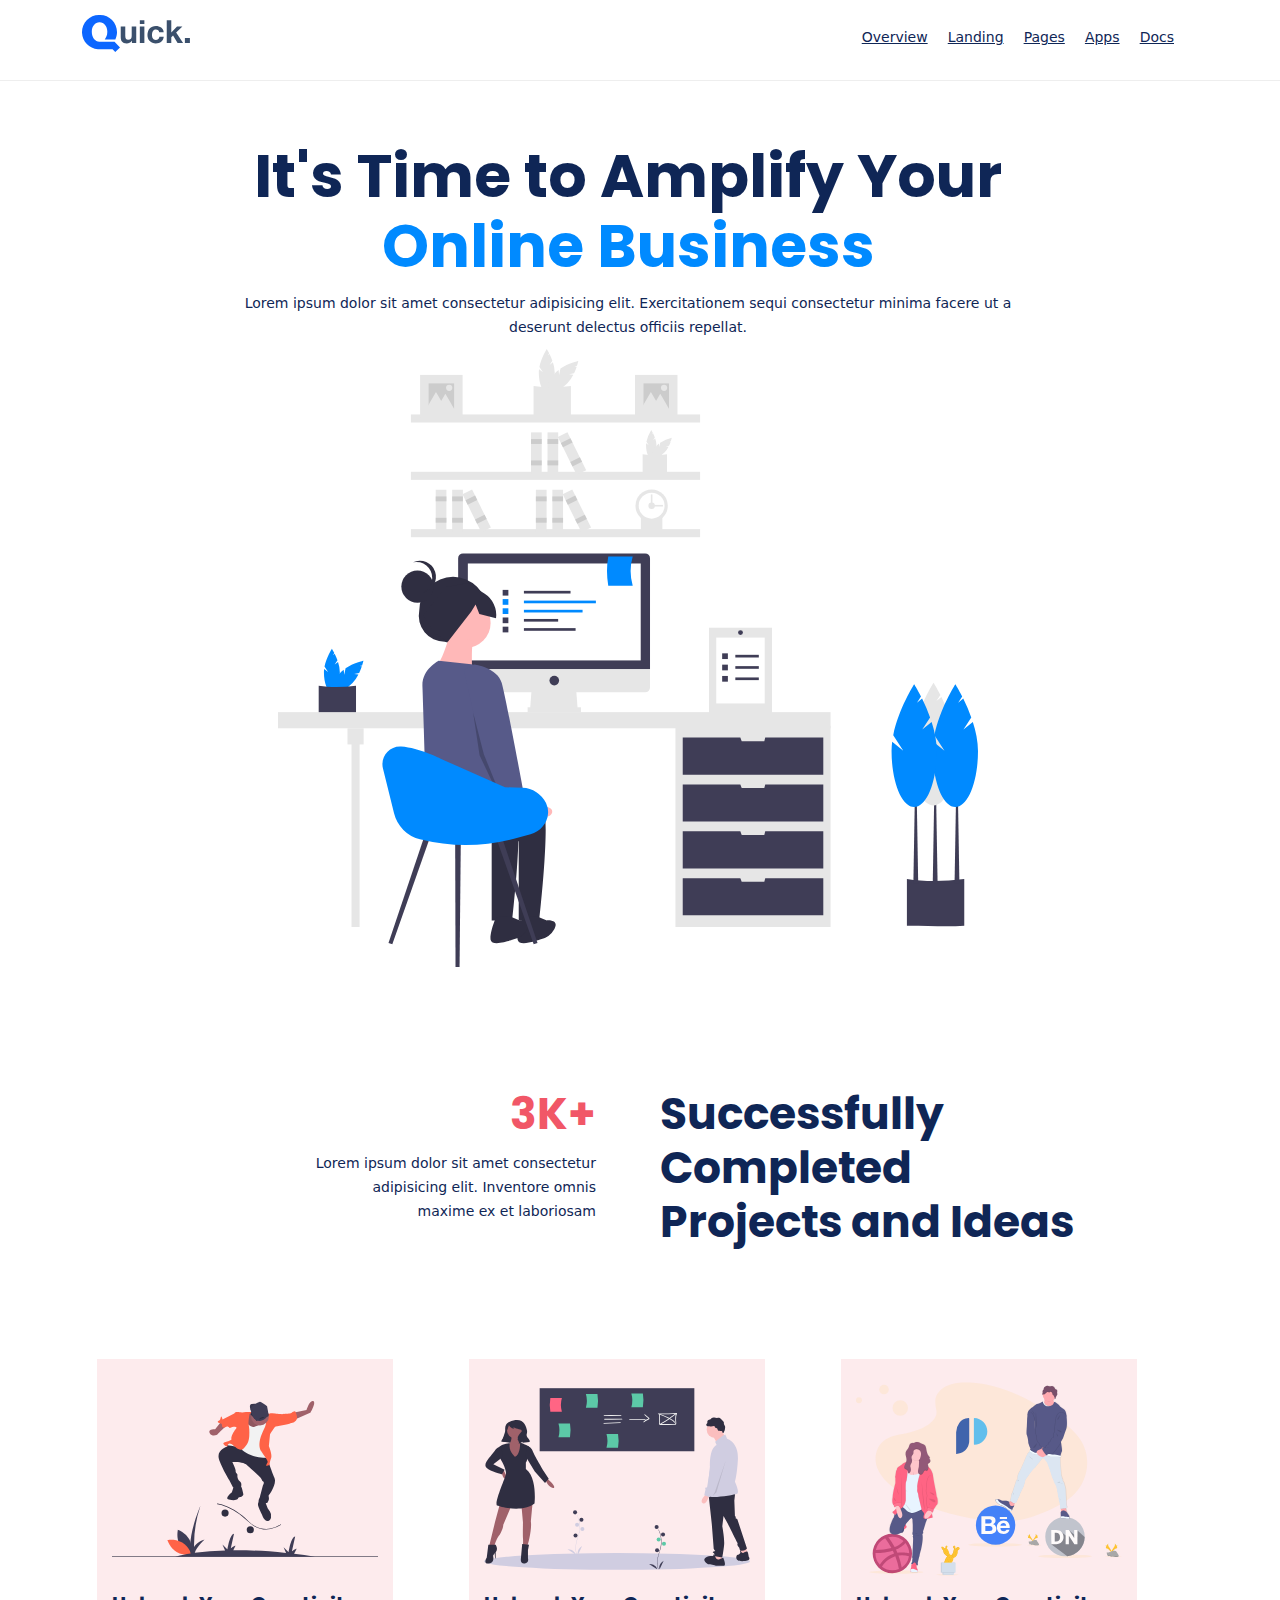
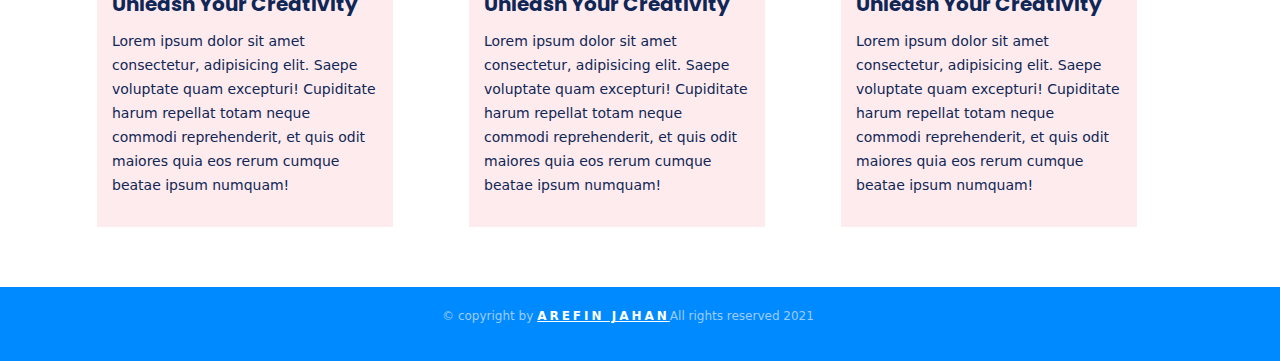
<file: index.html>
<!DOCTYPE html>
<html lang="en">
<head>
    <meta charset="UTF-8">
    <meta http-equiv="X-UA-Compatible" content="IE=edge">
    <meta name="viewport" content="width=device-width, initial-scale=1.0">

    <link rel="stylesheet" href="css/style.css">
    <link rel="stylesheet" href="css/font-awesome.min.css">
    <link href="https://fonts.googleapis.com/css2?family=Poppins:wght@100;200;300;400;500;600;700;800;900&display=swap" rel="stylesheet">
    <link rel="stylesheet" href="css/bootstrap.min.css">
    <title>Quick | Home </title>

</head>
<body>
    <!-- header start -->
     <header class="header">
         <div class="container">
             <div class="row">
                 <div class="col-6">
                     <a href="index.html">
                         <img src="image/logo.svg" alt="Logo">
                     </a>
                 </div>
             <div class="col-6">
                 <ul class="menu">
                    <li><a href="overview.html">overview</a></li>
                    <li><a href="Landing.html">landing</a></li>
                    <li><a href="pages.html">pages</a></li>
                    <li><a href="apps.html">apps</a></li>
                    <li><a href="docs.html">docs</a></li>
                 </ul>
             </div>
             </div>
         </div>
     </header>
      <!-- header end -->
       <!-- online section start -->
        <section class="online-section">
            <div class="container">
                <div class="row">
                    <div class="col-12">
                        <h1>It's Time to Amplify Your <br><span>Online Business</span></h1>
                        <p>Lorem ipsum dolor sit amet consectetur adipisicing elit. Exercitationem sequi consectetur minima facere ut a <br>deserunt delectus officiis repellat.</p>
                        <img src="image/illustration-1.svg" alt="" width="700px">
                    </div>
                </div>
            </div>
        </section>
        <!-- online section end -->
        <!-- success section start -->
        <section class="success-section">
            <div class="container">
                <div class="row">
                    <div class="col-6">
                        <h1 class="title">3K+</h1>
                        <p class="desc">Lorem ipsum dolor sit amet consectetur<br> adipisicing elit. Inventore omnis<br> maxime ex et laboriosam</p>
                    </div>
                    <div class="col-6">
                        <h1 class="title-right">Successfully<br>Completed<br>Projects and Ideas</h1>
                    </div>
                </div>
            </div>
        </section>
        <!-- success section end -->
         <!-- feature section start -->
         <section class="feature-section">
             <div class="container">
                 <div class="row">
                     <div class="col-4">
                         <div class="inner-feature">
                             <img src="image/illustration-5.svg" alt="">
                             <h4>Unleash Your Creativity</h4>
                             <p>Lorem ipsum dolor sit amet consectetur, adipisicing elit. Saepe voluptate quam excepturi! Cupiditate harum repellat totam neque commodi reprehenderit, et quis odit maiores quia eos rerum cumque beatae ipsum numquam!</p>
                         </div>
                     </div>
                     <div class="col-4">
                        <div class="inner-feature">
                            <img src="image/illustration-6.svg" alt="">
                            <h4>Unleash Your Creativity</h4>
                            <p>Lorem ipsum dolor sit amet consectetur, adipisicing elit. Saepe voluptate quam excepturi! Cupiditate harum repellat totam neque commodi reprehenderit, et quis odit maiores quia eos rerum cumque beatae ipsum numquam!</p>
                        </div>
                    </div>
                    <div class="col-4">
                        <div class="inner-feature">
                            <img src="image/illustration-7.svg" alt="">
                            <h4>Unleash Your Creativity</h4>
                            <p>Lorem ipsum dolor sit amet consectetur, adipisicing elit. Saepe voluptate quam excepturi! Cupiditate harum repellat totam neque commodi reprehenderit, et quis odit maiores quia eos rerum cumque beatae ipsum numquam!</p>
                        </div>
                    </div>
                 </div>
             </div>
         </section>
          <!-- feature section end -->
          <!-- footer section start -->
          <section class="footer-section">
              <div class="container">
                  <div class="row">
                      <div class="col-12">
                          <p>&copy; copyright by <a href="#">Arefin Jahan</a>All rights reserved 2021</p>
                      </div>
                  </div>
              </div>
          </section>
          <!-- footer section end -->

</body>
</html>
</file>
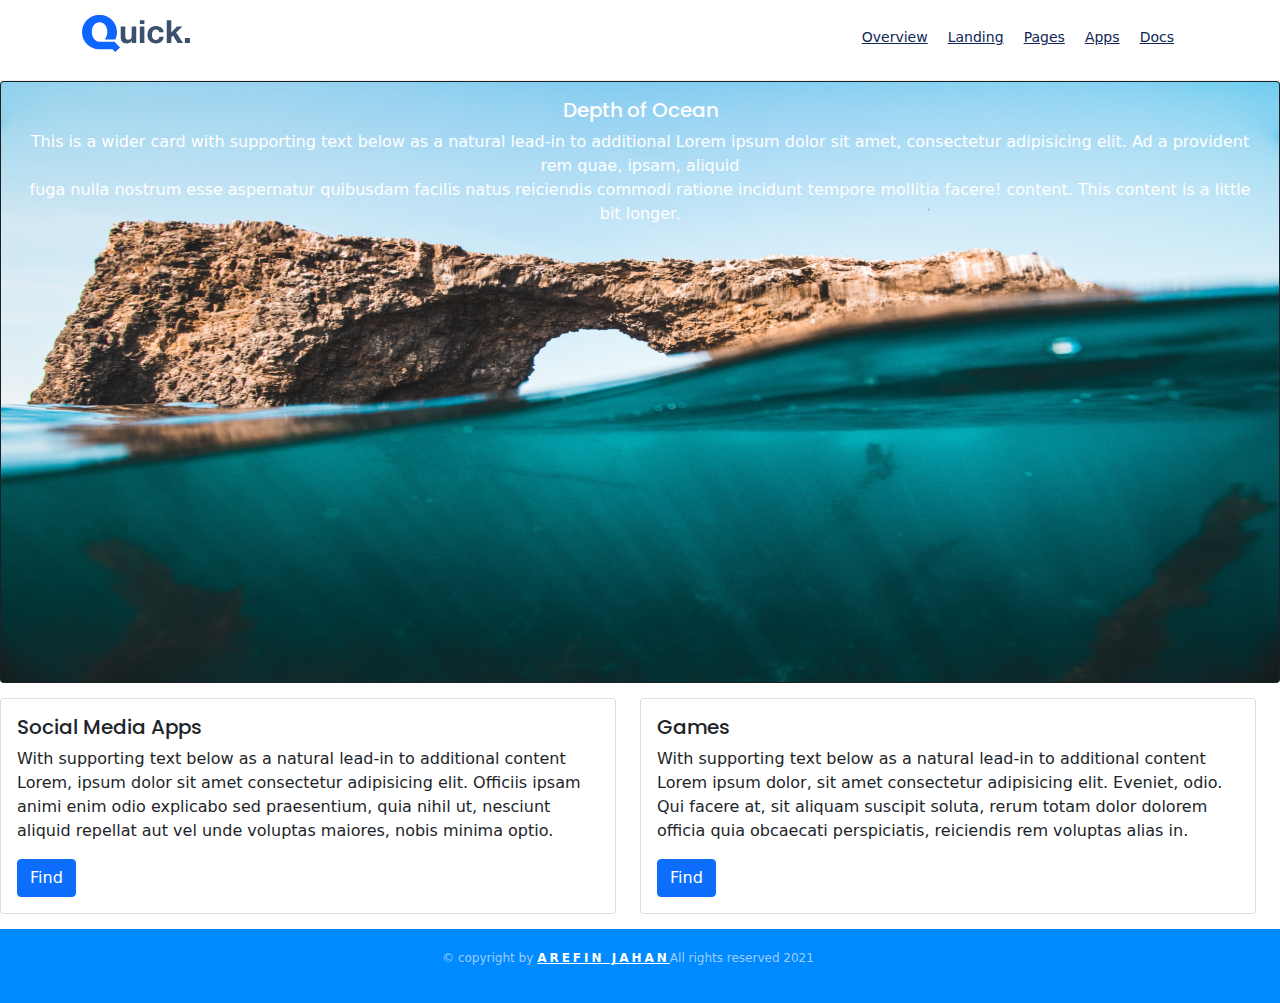
<file: apps.html>
<!DOCTYPE html>
<html lang="en">
<head>
    <meta charset="UTF-8">
    <meta http-equiv="X-UA-Compatible" content="IE=edge">
    <meta name="viewport" content="width=device-width, initial-scale=1.0">

    <link rel="stylesheet" href="css/style.css">
    <link rel="stylesheet" href="css/font-awesome.min.css">
    <link rel="stylesheet" href="css/bootstrap.min.css">
    <link href="https://fonts.googleapis.com/css2?family=Poppins:wght@100;200;300;400;500;600;700;800;900&display=swap" rel="stylesheet">
    <title>Quick | Apps </title>

</head>
<body>
    <!-- header start -->
     <header class="header">
         <div class="container">
             <div class="row">
                 <div class="col-6">
                     <a href="index.html">
                         <img src="image/logo.svg" alt="Logo">
                     </a>
                 </div>
             <div class="col-6">
                 <ul class="menu">
                    <li><a href="overview.html">overview</a></li>
                    <li><a href="Landing.html">landing</a></li>
                    <li><a href="pages.html">pages</a></li>
                    <li><a href="apps.html">apps</a></li>
                    <li><a href="docs.html">docs</a></li>
                 </ul>
             </div>
             </div>
         </div>
     </header>
      <!-- header end -->
      <div class="card bg-dark text-white">
        <img src="image/nature5.jpg" class="card-img" alt="..." style="width: 100%; height: 600px;">
        <div class="card-img-overlay">
          <h5 class="card-title" style="text-align: center;">Depth of Ocean</h5>
          <p class="card-text" style="text-align: center;">This is a wider card with supporting text below as a natural lead-in to additional Lorem ipsum dolor sit amet, consectetur adipisicing elit. Ad a provident rem quae, ipsam, aliquid<br> fuga nulla nostrum esse aspernatur quibusdam facilis natus reiciendis commodi ratione incidunt tempore mollitia facere! content. This content is a little bit longer.</p>
        
        </div>
      </div>
           <div class="row">
        <div class="col-sm-6" style="margin-top: 15px; margin-bottom: 15px;">
          <div class="card">
            <div class="card-body">
              <h5 class="card-title">Social Media Apps </h5>
              <p class="card-text">With supporting text below as a natural lead-in to additional content Lorem, ipsum dolor sit amet consectetur adipisicing elit. Officiis ipsam animi enim odio explicabo sed praesentium, quia nihil ut, nesciunt aliquid repellat aut vel unde voluptas maiores, nobis minima optio.</p>
              <a href="#" class="btn btn-primary">Find</a>
            </div>
          </div>
        </div>
        <div class="col-sm-6"  style="margin-top: 15px; margin-bottom: 15px;">
          <div class="card">
            <div class="card-body">
              <h5 class="card-title">Games</h5>
              <p class="card-text">With supporting text below as a natural lead-in to additional content Lorem ipsum dolor, sit amet consectetur adipisicing elit. Eveniet, odio. Qui facere at, sit aliquam suscipit soluta, rerum totam dolor dolorem officia quia obcaecati perspiciatis, reiciendis rem voluptas alias in.</p>
              <a href="#" class="btn btn-primary">Find</a>
            </div>
          </div>
        </div>
      </div>
      
               <!-- footer section start -->
          <section class="footer-section">
              <div class="container">
                  <div class="row">
                      <div class="col-12">
                          <p>&copy; copyright by <a href="#">Arefin Jahan</a>All rights reserved 2021</p>
                      </div>
                  </div>
              </div>
          </section>
          <!-- footer section end -->

</body>
</html>
</file>
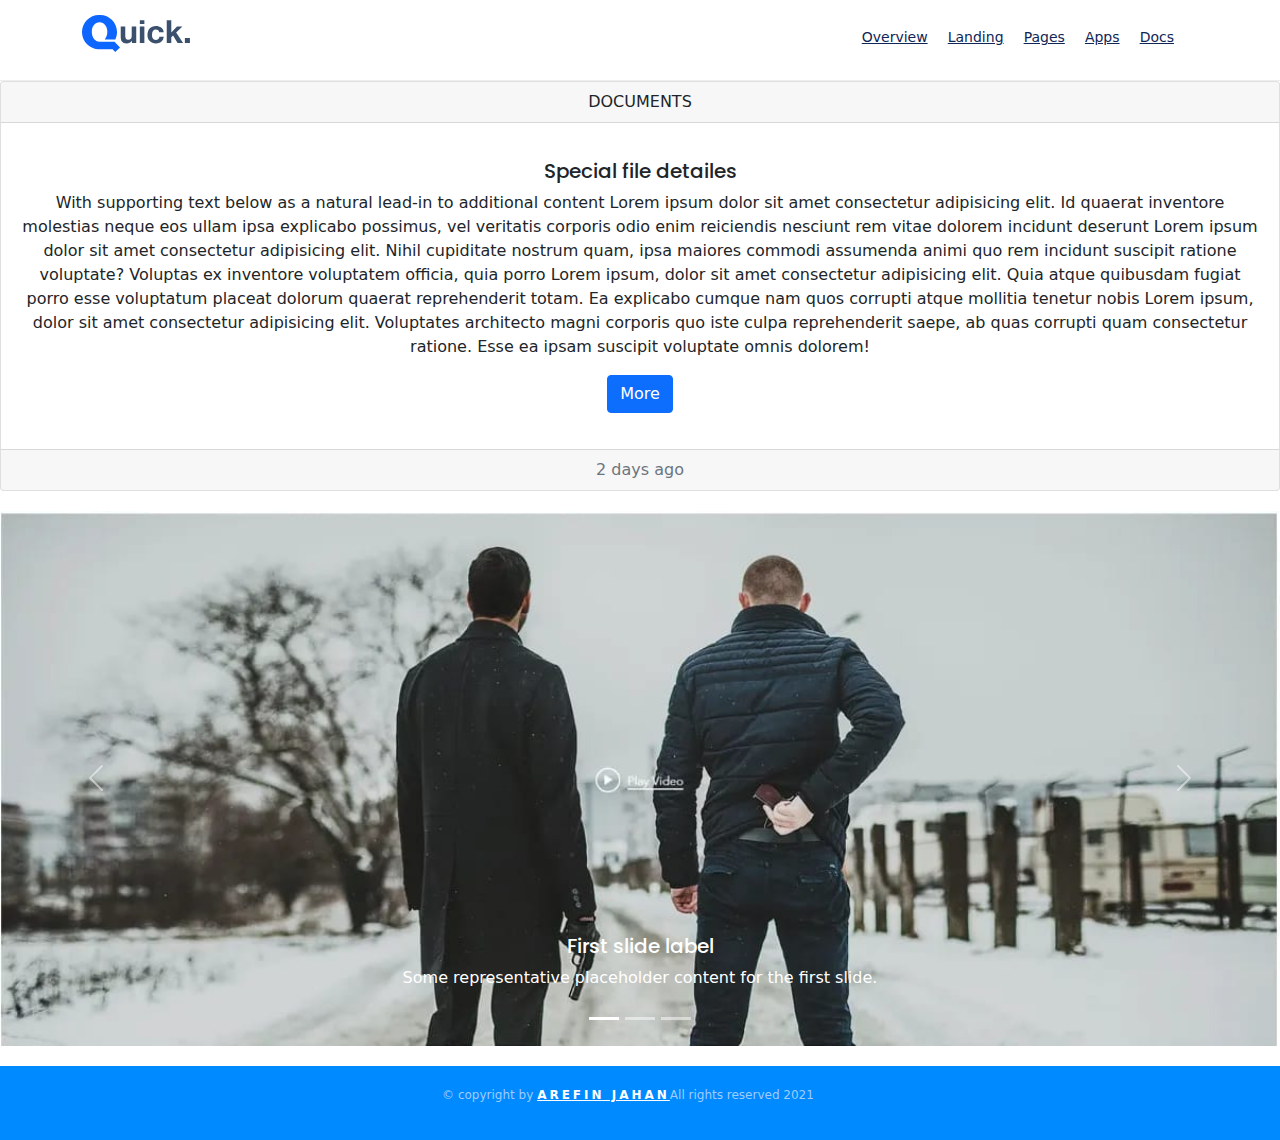
<file: docs.html>
<!DOCTYPE html>
<html lang="en">
<head>
    <meta charset="UTF-8">
    <meta http-equiv="X-UA-Compatible" content="IE=edge">
    <meta name="viewport" content="width=device-width, initial-scale=1.0">

    <link rel="stylesheet" href="css/style.css">
    <link rel="stylesheet" href="css/font-awesome.min.css">
    <link rel="stylesheet" href="css/bootstrap.min.css">
    <link href="https://fonts.googleapis.com/css2?family=Poppins:wght@100;200;300;400;500;600;700;800;900&display=swap" rel="stylesheet">
    <title>Quick | Docs </title>

</head>
<body>
    <!-- header start -->
     <header class="header">
         <div class="container">
             <div class="row">
                 <div class="col-6">
                     <a href="index.html">
                         <img src="image/logo.svg" alt="Logo">
                     </a>
                 </div>
             <div class="col-6">
                 <ul class="menu">
                    <li><a href="overview.html">overview</a></li>
                    <li><a href="Landing.html">landing</a></li>
                    <li><a href="pages.html">pages</a></li>
                    <li><a href="apps.html">apps</a></li>
                    <li><a href="docs.html">docs</a></li>
                 </ul>
             </div>
             </div>
         </div>
     </header>
      <!-- header end -->
      <div class="card text-center">
        <div class="card-header">
          DOCUMENTS
        </div>
        <div class="card-body" style="margin-top: 20px; margin-bottom: 20px;">
          <h5 class="card-title">Special file detailes</h5>
          <p class="card-text">With supporting text below as a natural lead-in to additional content Lorem ipsum dolor sit amet consectetur adipisicing elit. Id quaerat inventore molestias neque eos ullam ipsa explicabo possimus, vel veritatis corporis odio enim reiciendis nesciunt rem vitae dolorem incidunt deserunt Lorem ipsum dolor sit amet consectetur adipisicing elit. Nihil cupiditate nostrum quam, ipsa maiores commodi assumenda animi quo rem incidunt suscipit ratione voluptate? Voluptas ex inventore voluptatem officia, quia porro Lorem ipsum, dolor sit amet consectetur adipisicing elit. Quia atque quibusdam fugiat porro esse voluptatum placeat dolorum quaerat reprehenderit totam. Ea explicabo cumque nam quos corrupti atque mollitia tenetur nobis Lorem ipsum, dolor sit amet consectetur adipisicing elit. Voluptates architecto magni corporis quo iste culpa reprehenderit saepe, ab quas corrupti quam consectetur ratione. Esse ea ipsam suscipit voluptate omnis dolorem!</p>
          <a href="#" class="btn btn-primary">More</a>
        </div>
        <div class="card-footer text-muted">
          2 days ago
        </div>
      </div>
      <div id="carouselExampleCaptions" class="carousel slide" data-bs-ride="carousel" style="margin-top: 20px; margin-bottom: 20px;">
        <div class="carousel-indicators">
          <button type="button" data-bs-target="#carouselExampleCaptions" data-bs-slide-to="0" class="active" aria-current="true" aria-label="Slide 1"></button>
          <button type="button" data-bs-target="#carouselExampleCaptions" data-bs-slide-to="1" aria-label="Slide 2"></button>
          <button type="button" data-bs-target="#carouselExampleCaptions" data-bs-slide-to="2" aria-label="Slide 3"></button>
        </div>
        <div class="carousel-inner">
          <div class="carousel-item active">
            <img src="image/img2.jpeg" class="d-block w-100" alt="...">
            <div class="carousel-caption d-none d-md-block">
              <h5>First slide label</h5>
              <p>Some representative placeholder content for the first slide.</p>
            </div>
          </div>
          <div class="carousel-item">
            <img src="image/img3.jpeg" class="d-block w-100" alt="...">
            <div class="carousel-caption d-none d-md-block">
              <h5>Second slide label</h5>
              <p>Some representative placeholder content for the second slide.</p>
            </div>
          </div>
          <div class="carousel-item">
            <img src="image/img4.jpeg" class="d-block w-100" alt="...">
            <div class="carousel-caption d-none d-md-block">
              <h5>Third slide label</h5>
              <p>Some representative placeholder content for the third slide.</p>
            </div>
          </div>
        </div>
        <button class="carousel-control-prev" type="button" data-bs-target="#carouselExampleCaptions" data-bs-slide="prev">
          <span class="carousel-control-prev-icon" aria-hidden="true"></span>
          <span class="visually-hidden">Previous</span>
        </button>
        <button class="carousel-control-next" type="button" data-bs-target="#carouselExampleCaptions" data-bs-slide="next">
          <span class="carousel-control-next-icon" aria-hidden="true"></span>
          <span class="visually-hidden">Next</span>
        </button>
      </div>

      <div class="modal" tabindex="-1">
        <div class="modal-dialog">
          <div class="modal-content">
            <div class="modal-header">
              <h5 class="modal-title">Modal title</h5>
              <button type="button" class="btn-close" data-bs-dismiss="modal" aria-label="Close"></button>
            </div>
            <div class="modal-body">
              <p>Modal body text goes here.</p>
            </div>
            <div class="modal-footer">
              <button type="button" class="btn btn-secondary" data-bs-dismiss="modal">Close</button>
              <button type="button" class="btn btn-primary">Save changes</button>
            </div>
          </div>
        </div>
      </div>
          <!-- footer section start -->
          <section class="footer-section">
              <div class="container">
                  <div class="row">
                      <div class="col-12">
                          <p>&copy; copyright by <a href="#">Arefin Jahan</a>All rights reserved 2021</p>
                      </div>
                  </div>
              </div>
          </section>
          <!-- footer section end -->

</body>
</html>
</file>
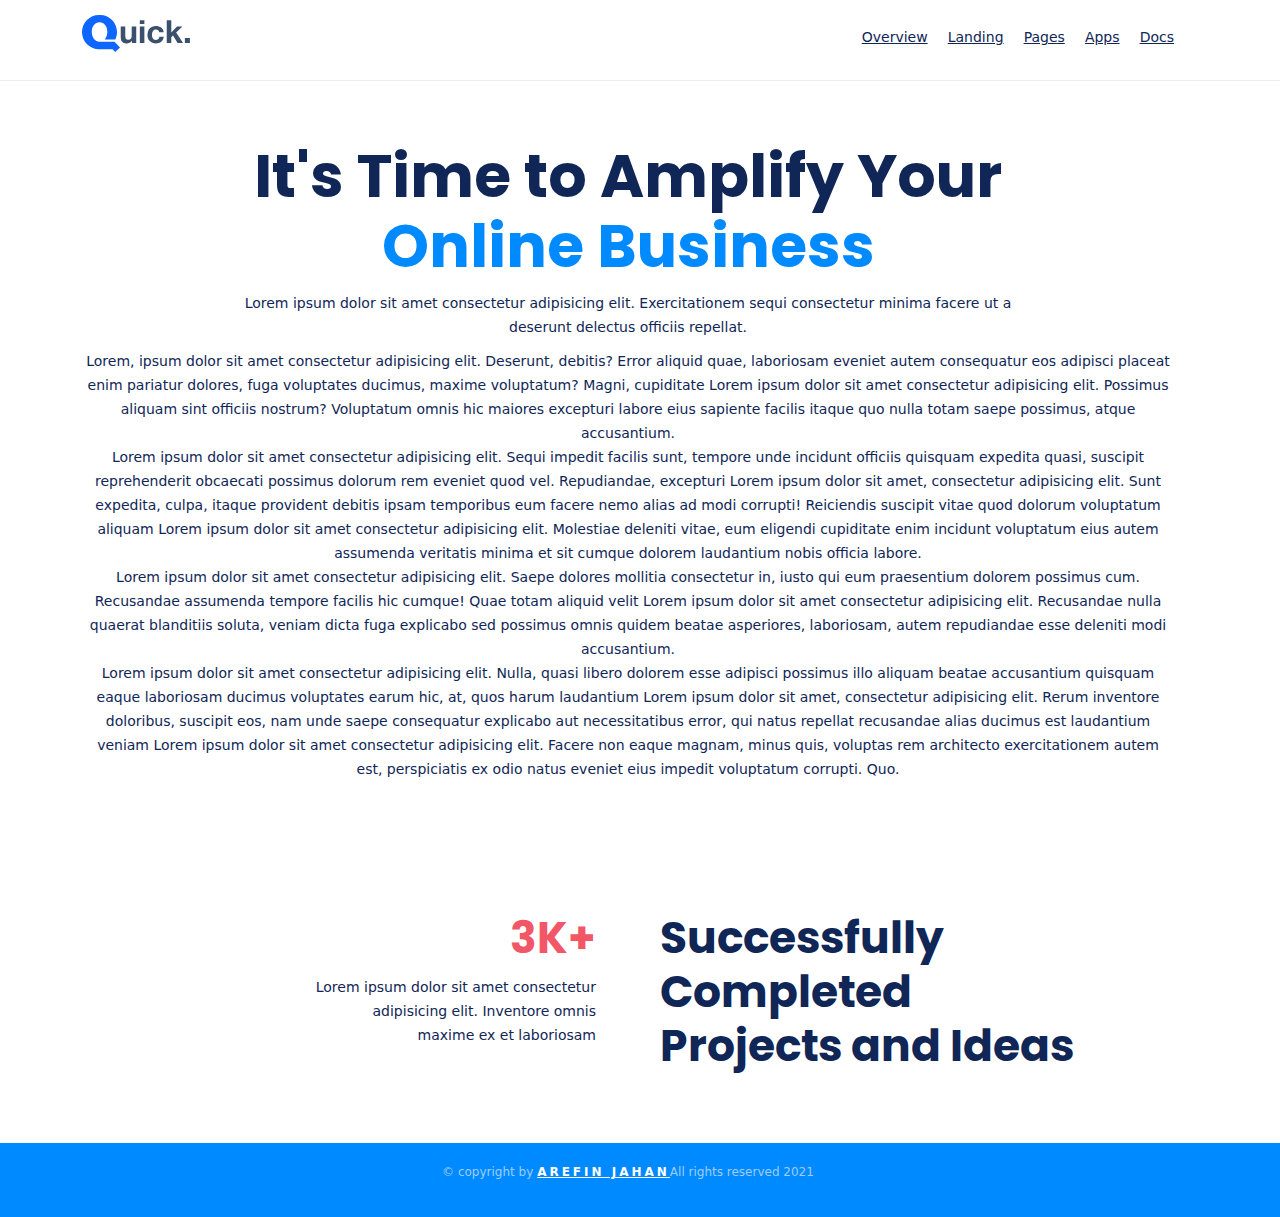
<file: Landing.html>
<!DOCTYPE html>
<html lang="en">
<head>
    <meta charset="UTF-8">
    <meta http-equiv="X-UA-Compatible" content="IE=edge">
    <meta name="viewport" content="width=device-width, initial-scale=1.0">

    <link rel="stylesheet" href="css/style.css">
    <link rel="stylesheet" href="css/font-awesome.min.css">
    <link rel="stylesheet" href="css/bootstrap.min.css">
    <link href="https://fonts.googleapis.com/css2?family=Poppins:wght@100;200;300;400;500;600;700;800;900&display=swap" rel="stylesheet">
    <title>Quick | Landing </title>

</head>
<body>
    <!-- header start -->
     <header class="header">
         <div class="container">
             <div class="row">
                 <div class="col-6">
                     <a href="index.html">
                         <img src="image/logo.svg" alt="Logo">
                     </a>
                 </div>
             <div class="col-6">
                 <ul class="menu">
                    <li><a href="overview.html">overview</a></li>
                    <li><a href="landing.html">landing</a></li>
                    <li><a href="pages.html">pages</a></li>
                    <li><a href="apps.html">apps</a></li>
                    <li><a href="docs.html">docs</a></li>
                 </ul>
             </div>
             </div>
         </div>
     </header>
      <!-- header end -->
       <!-- online section start -->
        <section class="online-section">
            <div class="container">
                <div class="row">
                    <div class="col-12">
                        <h1>It's Time to Amplify Your <br><span>Online Business</span></h1>
                        <p>Lorem ipsum dolor sit amet consectetur adipisicing elit. Exercitationem sequi consectetur minima facere ut a <br>deserunt delectus officiis repellat.</p>
                <p>Lorem, ipsum dolor sit amet consectetur adipisicing elit. Deserunt, debitis? Error aliquid quae, laboriosam eveniet autem consequatur eos adipisci placeat enim pariatur dolores, fuga voluptates ducimus, maxime voluptatum? Magni, cupiditate Lorem ipsum dolor sit amet consectetur adipisicing elit. Possimus aliquam sint officiis nostrum? Voluptatum omnis hic maiores excepturi labore eius sapiente facilis itaque quo nulla totam saepe possimus, atque accusantium.<br>
                Lorem ipsum dolor sit amet consectetur adipisicing elit. Sequi impedit facilis sunt, tempore unde incidunt officiis quisquam expedita quasi, suscipit reprehenderit obcaecati possimus dolorum rem eveniet quod vel. Repudiandae, excepturi Lorem ipsum dolor sit amet, consectetur adipisicing elit. Sunt expedita, culpa, itaque provident debitis ipsam temporibus eum facere nemo alias ad modi corrupti! Reiciendis suscipit vitae quod dolorum voluptatum aliquam Lorem ipsum dolor sit amet consectetur adipisicing elit. Molestiae deleniti vitae, eum eligendi cupiditate enim incidunt voluptatum eius autem assumenda veritatis minima et sit cumque dolorem laudantium nobis officia labore.<br>Lorem ipsum dolor sit amet consectetur adipisicing elit. Saepe dolores mollitia consectetur in, iusto qui eum praesentium dolorem possimus cum. Recusandae assumenda tempore facilis hic cumque! Quae totam aliquid velit Lorem ipsum dolor sit amet consectetur adipisicing elit. Recusandae nulla quaerat blanditiis soluta, veniam dicta fuga explicabo sed possimus omnis quidem beatae asperiores, laboriosam, autem repudiandae esse deleniti modi accusantium.<br>
            Lorem ipsum dolor sit amet consectetur adipisicing elit. Nulla, quasi libero dolorem esse adipisci possimus illo aliquam beatae accusantium quisquam eaque laboriosam ducimus voluptates earum hic, at, quos harum laudantium Lorem ipsum dolor sit amet, consectetur adipisicing elit. Rerum inventore doloribus, suscipit eos, nam unde saepe consequatur explicabo aut necessitatibus error, qui natus repellat recusandae alias ducimus est laudantium veniam Lorem ipsum dolor sit amet consectetur adipisicing elit. Facere non eaque magnam, minus quis, voluptas rem architecto exercitationem autem est, perspiciatis ex odio natus eveniet eius impedit voluptatum corrupti. Quo.</p>
                    </div>
                </div>
            </div>
        </section>
        <!-- online section end -->
        <!-- success section start -->
        <section class="success-section">
            <div class="container">
                <div class="row">
                    <div class="col-6">
                        <h1 class="title">3K+</h1>
                        <p class="desc">Lorem ipsum dolor sit amet consectetur<br> adipisicing elit. Inventore omnis<br> maxime ex et laboriosam</p>
                    </div>
                    <div class="col-6">
                        <h1 class="title-right">Successfully<br>Completed<br>Projects and Ideas</h1>
                    </div>
                </div>
            </div>
        </section>
         <!-- success section end -->
          <!-- footer section start -->
          <section class="footer-section">
              <div class="container">
                  <div class="row">
                      <div class="col-12">
                          <p>&copy; copyright by <a href="#">Arefin Jahan</a>All rights reserved 2021</p>
                      </div>
                  </div>
              </div>
          </section>
          <!-- footer section end -->

</body>
</html>
</file>
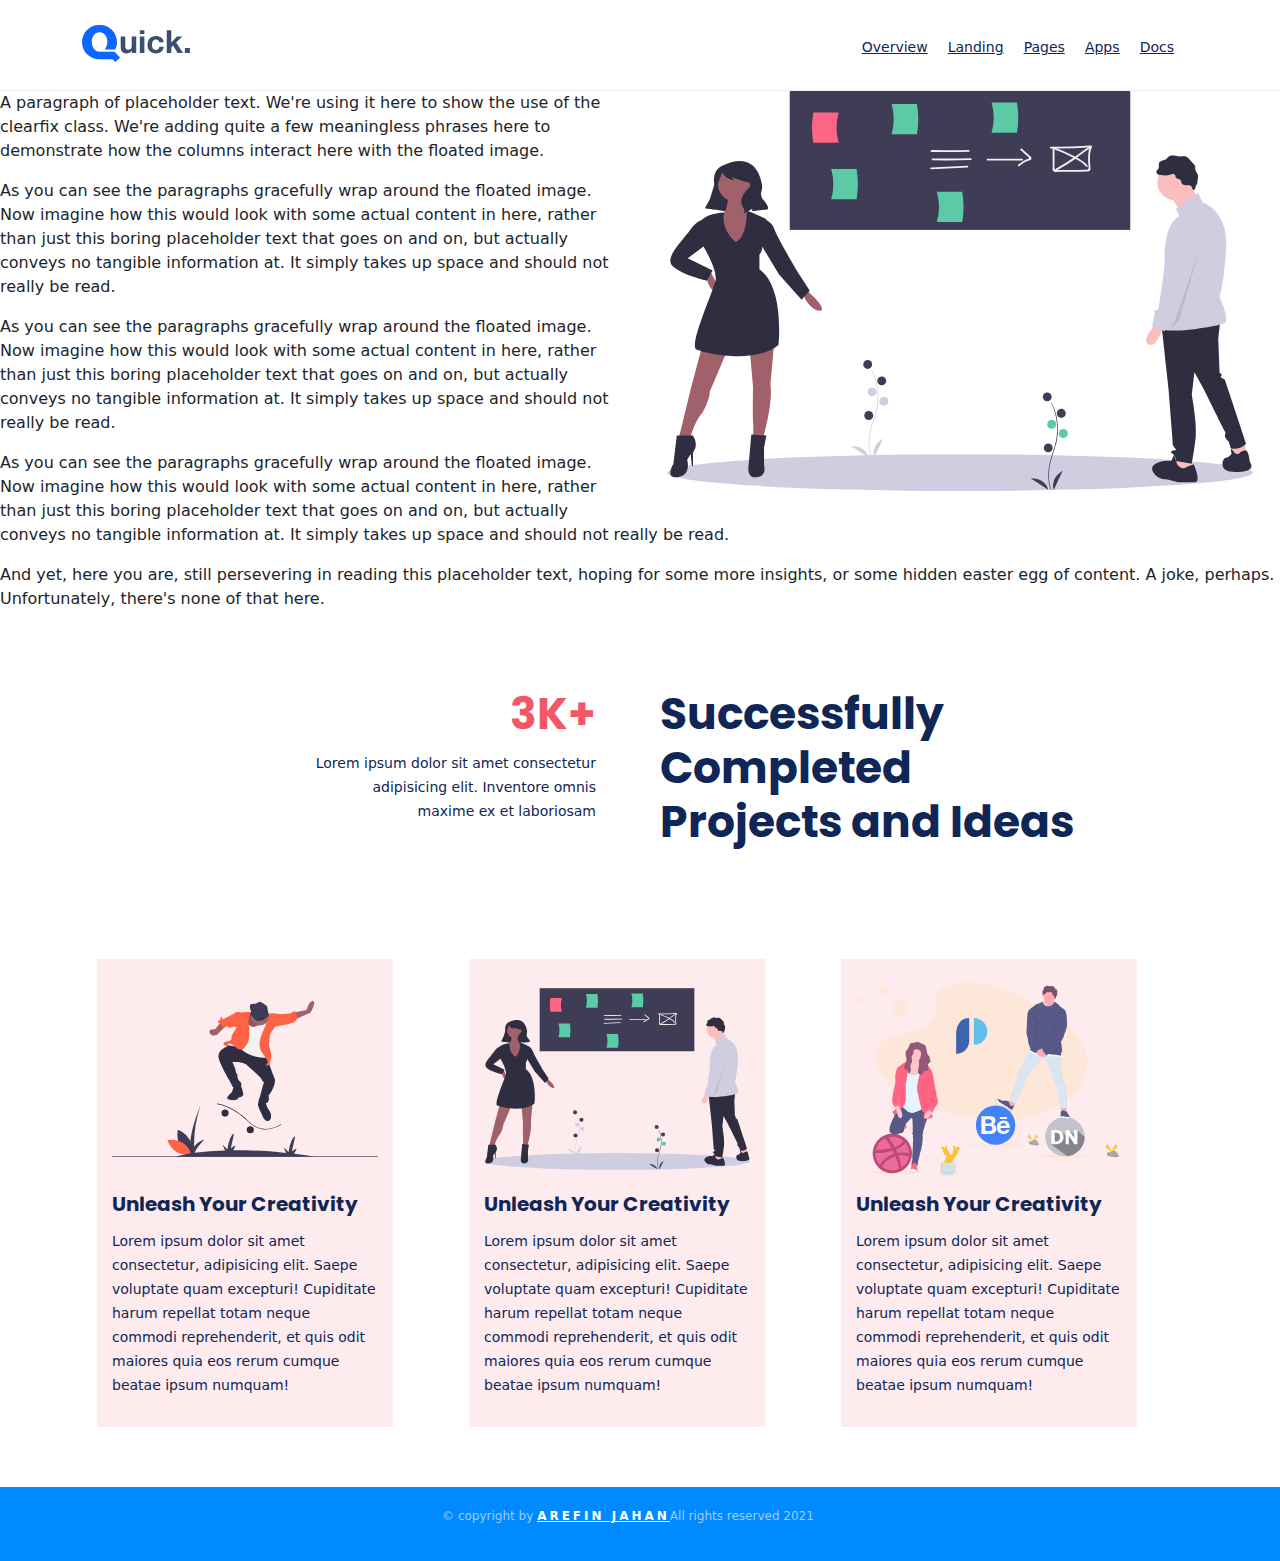
<file: overview.html>
<!DOCTYPE html>
<html lang="en">
<head>
    <meta charset="UTF-8">
    <meta http-equiv="X-UA-Compatible" content="IE=edge">
    <meta name="viewport" content="width=device-width, initial-scale=1.0">

    <link rel="stylesheet" href="css/style.css">
    <link rel="stylesheet" href="css/font-awesome.min.css">
    <link rel="stylesheet" href="css/bootstrap.min.css">
    <link href="https://fonts.googleapis.com/css2?family=Poppins:wght@100;200;300;400;500;600;700;800;900&display=swap" rel="stylesheet">
    <title>Quick | Overview </title>

</head>
<body>
    <!-- header start -->
     <header class="header">
         <div class="container">
             <div class="row">
                 <div class="col-6">
                     <a href="index.html">
                         <img src="image/logo.svg" alt="Logo">
                     </a>
                 </div>
             <div class="col-6">
                 <ul class="menu">
                    <li><a href="#">overview</a></li>
                    <li><a href="Landing.html">landing</a></li>
                    <li><a href="#">pages</a></li>
                    <li><a href="#">apps</a></li>
                    <li><a href="#">docs</a></li>
                 </ul>
             </div>
             </div>
         </div>
     </header>
      <!-- header end -->

       <!-- online section start -->
       <div class="clearfix" style="margin-top: 10px;">
        <img src="image/illustration-6.svg" class="col-md-6 float-md-end mb-3 ms-md-3" alt="..." height="400px">
      
        <p>
          A paragraph of placeholder text. We're using it here to show the use of the clearfix class. We're adding quite a few meaningless phrases here to demonstrate how the columns interact here with the floated image.
        </p>
      
        <p>
          As you can see the paragraphs gracefully wrap around the floated image. Now imagine how this would look with some actual content in here, rather than just this boring placeholder text that goes on and on, but actually conveys no tangible information at. It simply takes up space and should not really be read.
        </p>

        <p>
            As you can see the paragraphs gracefully wrap around the floated image. Now imagine how this would look with some actual content in here, rather than just this boring placeholder text that goes on and on, but actually conveys no tangible information at. It simply takes up space and should not really be read.
          </p>

          <p>
            As you can see the paragraphs gracefully wrap around the floated image. Now imagine how this would look with some actual content in here, rather than just this boring placeholder text that goes on and on, but actually conveys no tangible information at. It simply takes up space and should not really be read.
          </p>
      
        <p>
          And yet, here you are, still persevering in reading this placeholder text, hoping for some more insights, or some hidden easter egg of content. A joke, perhaps. Unfortunately, there's none of that here.
        </p>

      </div>
        <!-- online section end -->
        <!-- success section start -->
        <section class="success-section">
            <div class="container">
                <div class="row">
                    <div class="col-6">
                        <h1 class="title">3K+</h1>
                        <p class="desc">Lorem ipsum dolor sit amet consectetur<br> adipisicing elit. Inventore omnis<br> maxime ex et laboriosam</p>
                    </div>
                    <div class="col-6">
                        <h1 class="title-right">Successfully<br>Completed<br>Projects and Ideas</h1>
                    </div>
                </div>
            </div>
        </section>
        <!-- success section end -->
         <!-- feature section start -->
         <section class="feature-section">
             <div class="container">
                 <div class="row">
                     <div class="col-4">
                         <div class="inner-feature">
                             <img src="image/illustration-5.svg" alt="">
                             <h4>Unleash Your Creativity</h4>
                             <p>Lorem ipsum dolor sit amet consectetur, adipisicing elit. Saepe voluptate quam excepturi! Cupiditate harum repellat totam neque commodi reprehenderit, et quis odit maiores quia eos rerum cumque beatae ipsum numquam!</p>
                         </div>
                     </div>
                     <div class="col-4">
                        <div class="inner-feature">
                            <img src="image/illustration-6.svg" alt="">
                            <h4>Unleash Your Creativity</h4>
                            <p>Lorem ipsum dolor sit amet consectetur, adipisicing elit. Saepe voluptate quam excepturi! Cupiditate harum repellat totam neque commodi reprehenderit, et quis odit maiores quia eos rerum cumque beatae ipsum numquam!</p>
                        </div>
                    </div>
                    <div class="col-4">
                        <div class="inner-feature">
                            <img src="image/illustration-7.svg" alt="">
                            <h4>Unleash Your Creativity</h4>
                            <p>Lorem ipsum dolor sit amet consectetur, adipisicing elit. Saepe voluptate quam excepturi! Cupiditate harum repellat totam neque commodi reprehenderit, et quis odit maiores quia eos rerum cumque beatae ipsum numquam!</p>
                        </div>
                    </div>
                 </div>
             </div>
         </section>
          <!-- feature section end -->
          <!-- footer section start -->
          <section class="footer-section">
              <div class="container">
                  <div class="row">
                      <div class="col-12">
                          <p>&copy; copyright by <a href="#">Arefin Jahan</a>All rights reserved 2021</p>
                      </div>
                  </div>
              </div>
          </section>
          <!-- footer section end -->

</body>
</html>
</file>
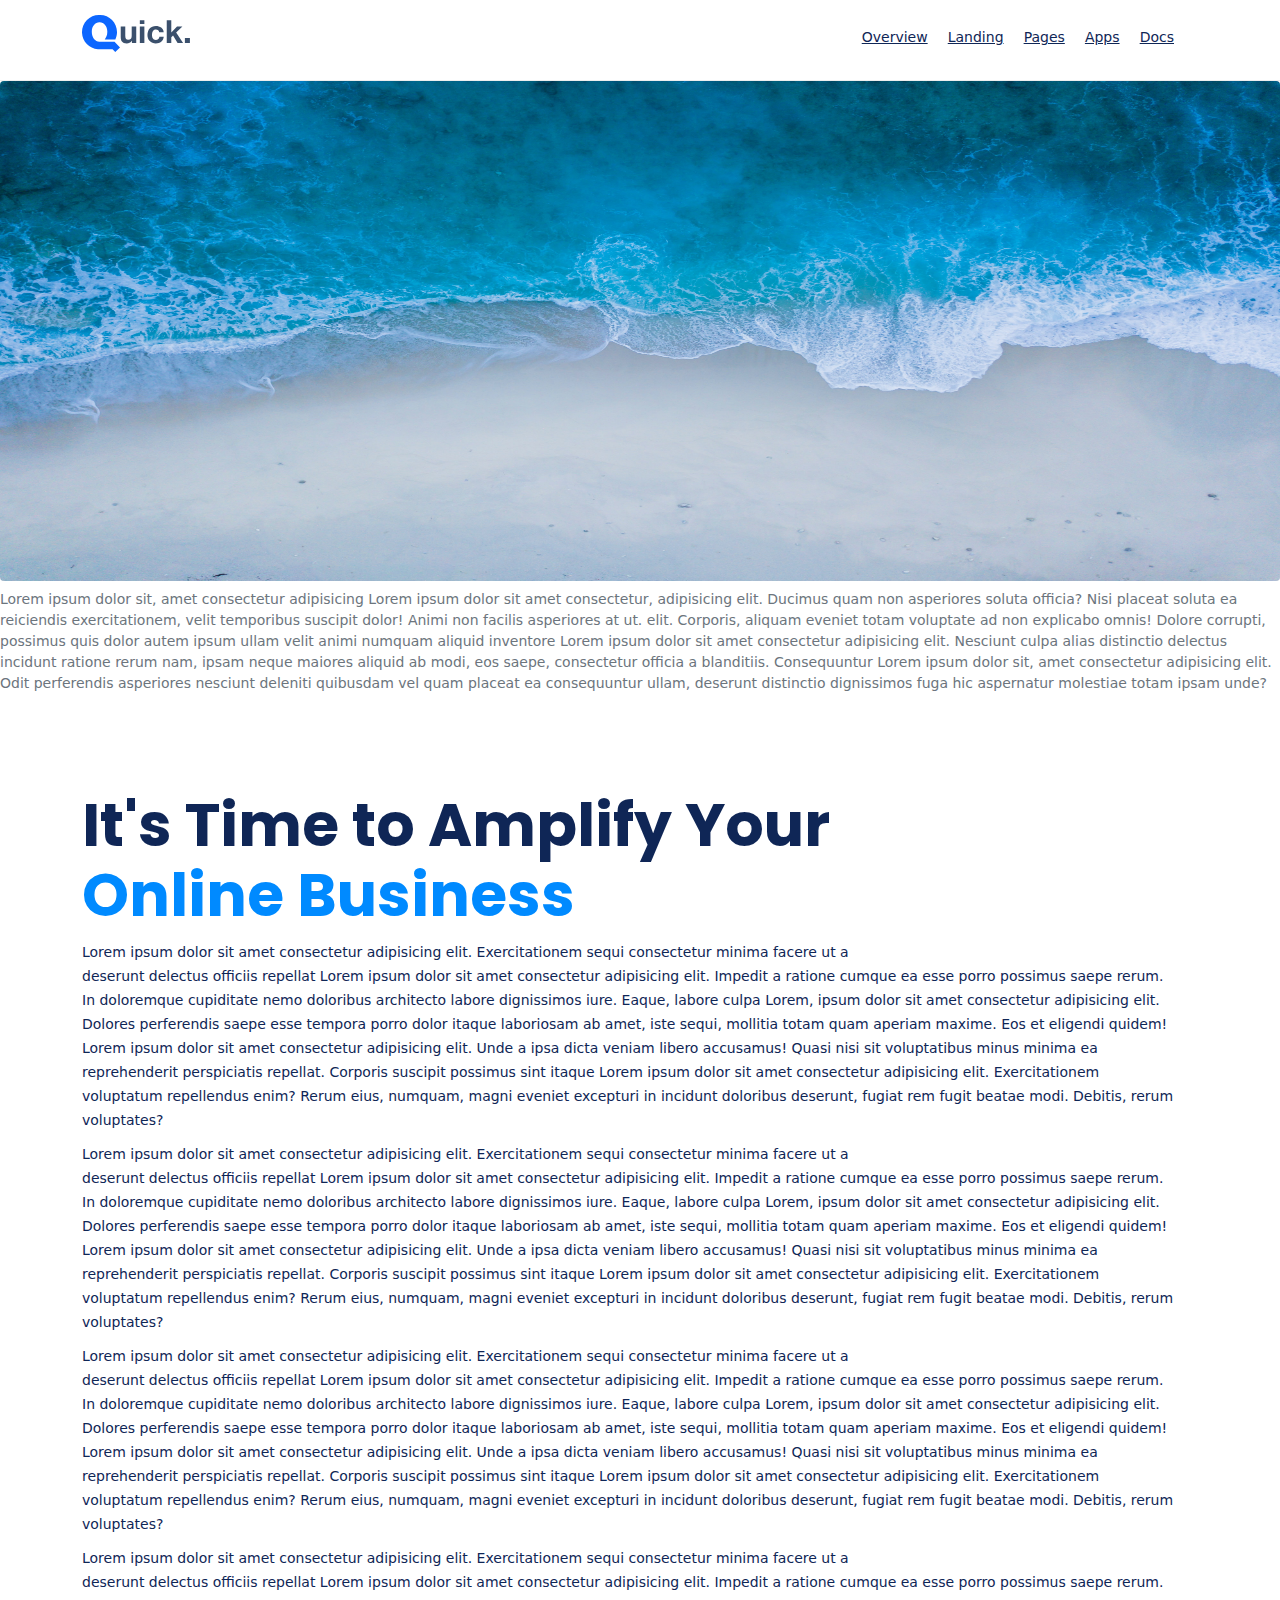
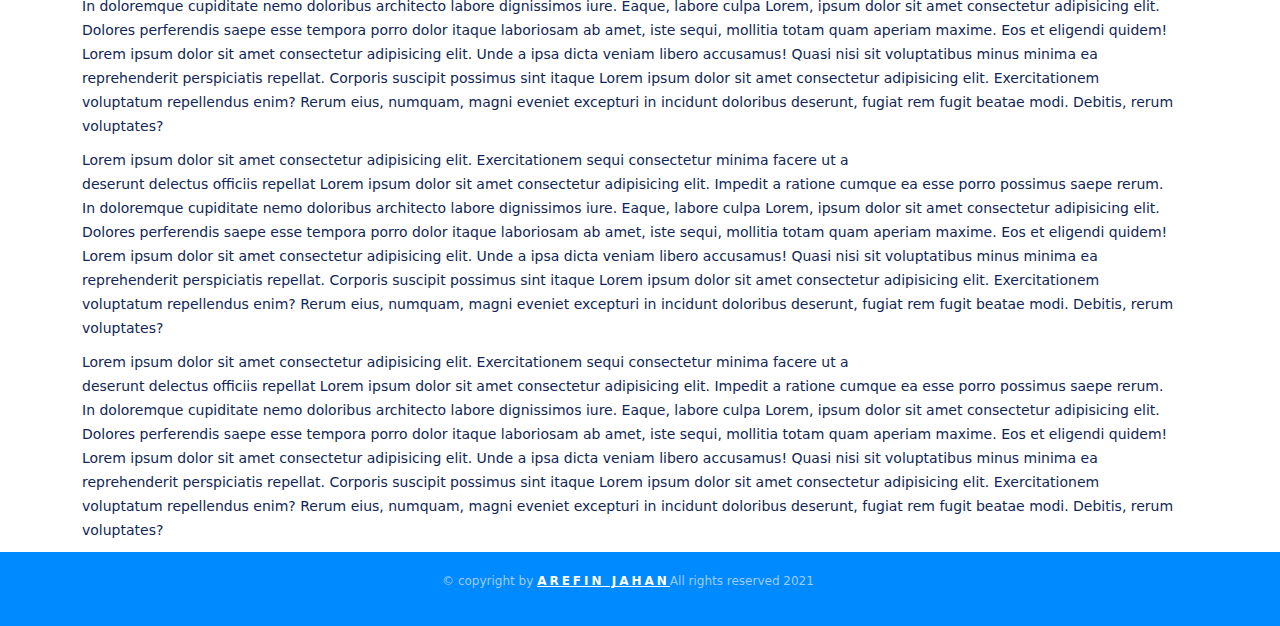
<file: pages.html>
<!DOCTYPE html>
<html lang="en">
<head>
    <meta charset="UTF-8">
    <meta http-equiv="X-UA-Compatible" content="IE=edge">
    <meta name="viewport" content="width=device-width, initial-scale=1.0">

    <link rel="stylesheet" href="css/style.css">
    <link rel="stylesheet" href="css/font-awesome.min.css">
    <link rel="stylesheet" href="css/bootstrap.min.css">
    <link href="https://fonts.googleapis.com/css2?family=Poppins:wght@100;200;300;400;500;600;700;800;900&display=swap" rel="stylesheet">
    <title>Quick | Pages </title>

</head>
<body>
    <!-- header start -->
     <header class="header">
         <div class="container">
             <div class="row">
                 <div class="col-6">
                     <a href="index.html">
                         <img src="image/logo.svg" alt="Logo">
                     </a>
                 </div>
             <div class="col-6">
                 <ul class="menu">
                    <li><a href="overview.html">overview</a></li>
                    <li><a href="Landing.html">landing</a></li>
                    <li><a href="pages.html">pages</a></li>
                    <li><a href="apps.html">apps</a></li>
                    <li><a href="docs.html">docs</a></li>
                 </ul>
             </div>
             </div>
         </div>
     </header>
      <!-- header end -->
       <!-- online section start -->
       <figure class="figure">
        <img src="image/nature4.jpg" class="figure-img img-fluid rounded" alt="..." style="width: 100%; height: 500px;">
        <figcaption class="figure-caption">Lorem ipsum dolor sit, amet consectetur adipisicing Lorem ipsum dolor sit amet consectetur, adipisicing elit. Ducimus quam non asperiores soluta officia? Nisi placeat soluta ea reiciendis exercitationem, velit temporibus suscipit dolor! Animi non facilis asperiores at ut. elit. Corporis, aliquam eveniet totam voluptate ad non explicabo omnis! Dolore corrupti, possimus quis dolor autem ipsum ullam velit animi numquam aliquid inventore Lorem ipsum dolor sit amet consectetur adipisicing elit. Nesciunt culpa alias distinctio delectus incidunt ratione rerum nam, ipsam neque maiores aliquid ab modi, eos saepe, consectetur officia a blanditiis. Consequuntur Lorem ipsum dolor sit, amet consectetur adipisicing elit. Odit perferendis asperiores nesciunt deleniti quibusdam vel quam placeat ea consequuntur ullam, deserunt distinctio dignissimos fuga hic aspernatur molestiae totam ipsam unde?</figcaption>
      </figure>
        <section class="page-section">
            <div class="container">
                <div class="row">
                    <div class="col-12">
                        <h1>It's Time to Amplify Your <br><span>Online Business</span></h1>
                        <p>Lorem ipsum dolor sit amet consectetur adipisicing elit. Exercitationem sequi consectetur minima facere ut a <br>deserunt delectus officiis repellat Lorem ipsum dolor sit amet consectetur adipisicing elit. Impedit a ratione cumque ea esse porro possimus saepe rerum. In doloremque cupiditate nemo doloribus architecto labore dignissimos iure. Eaque, labore culpa Lorem, ipsum dolor sit amet consectetur adipisicing elit. Dolores perferendis saepe esse tempora porro dolor itaque laboriosam ab amet, iste sequi, mollitia totam quam aperiam maxime. Eos et eligendi quidem!<br>Lorem ipsum dolor sit amet consectetur adipisicing elit. Unde a ipsa dicta veniam libero accusamus! Quasi nisi sit voluptatibus minus minima ea reprehenderit perspiciatis repellat. Corporis suscipit possimus sint itaque Lorem ipsum dolor sit amet consectetur adipisicing elit. Exercitationem voluptatum repellendus enim? Rerum eius, numquam, magni eveniet excepturi in incidunt doloribus deserunt, fugiat rem fugit beatae modi. Debitis, rerum voluptates?</p>
                        <p>Lorem ipsum dolor sit amet consectetur adipisicing elit. Exercitationem sequi consectetur minima facere ut a <br>deserunt delectus officiis repellat Lorem ipsum dolor sit amet consectetur adipisicing elit. Impedit a ratione cumque ea esse porro possimus saepe rerum. In doloremque cupiditate nemo doloribus architecto labore dignissimos iure. Eaque, labore culpa Lorem, ipsum dolor sit amet consectetur adipisicing elit. Dolores perferendis saepe esse tempora porro dolor itaque laboriosam ab amet, iste sequi, mollitia totam quam aperiam maxime. Eos et eligendi quidem!<br>Lorem ipsum dolor sit amet consectetur adipisicing elit. Unde a ipsa dicta veniam libero accusamus! Quasi nisi sit voluptatibus minus minima ea reprehenderit perspiciatis repellat. Corporis suscipit possimus sint itaque Lorem ipsum dolor sit amet consectetur adipisicing elit. Exercitationem voluptatum repellendus enim? Rerum eius, numquam, magni eveniet excepturi in incidunt doloribus deserunt, fugiat rem fugit beatae modi. Debitis, rerum voluptates?</p>
                        <p>Lorem ipsum dolor sit amet consectetur adipisicing elit. Exercitationem sequi consectetur minima facere ut a <br>deserunt delectus officiis repellat Lorem ipsum dolor sit amet consectetur adipisicing elit. Impedit a ratione cumque ea esse porro possimus saepe rerum. In doloremque cupiditate nemo doloribus architecto labore dignissimos iure. Eaque, labore culpa Lorem, ipsum dolor sit amet consectetur adipisicing elit. Dolores perferendis saepe esse tempora porro dolor itaque laboriosam ab amet, iste sequi, mollitia totam quam aperiam maxime. Eos et eligendi quidem!<br>Lorem ipsum dolor sit amet consectetur adipisicing elit. Unde a ipsa dicta veniam libero accusamus! Quasi nisi sit voluptatibus minus minima ea reprehenderit perspiciatis repellat. Corporis suscipit possimus sint itaque Lorem ipsum dolor sit amet consectetur adipisicing elit. Exercitationem voluptatum repellendus enim? Rerum eius, numquam, magni eveniet excepturi in incidunt doloribus deserunt, fugiat rem fugit beatae modi. Debitis, rerum voluptates?</p>
                        <p>Lorem ipsum dolor sit amet consectetur adipisicing elit. Exercitationem sequi consectetur minima facere ut a <br>deserunt delectus officiis repellat Lorem ipsum dolor sit amet consectetur adipisicing elit. Impedit a ratione cumque ea esse porro possimus saepe rerum. In doloremque cupiditate nemo doloribus architecto labore dignissimos iure. Eaque, labore culpa Lorem, ipsum dolor sit amet consectetur adipisicing elit. Dolores perferendis saepe esse tempora porro dolor itaque laboriosam ab amet, iste sequi, mollitia totam quam aperiam maxime. Eos et eligendi quidem!<br>Lorem ipsum dolor sit amet consectetur adipisicing elit. Unde a ipsa dicta veniam libero accusamus! Quasi nisi sit voluptatibus minus minima ea reprehenderit perspiciatis repellat. Corporis suscipit possimus sint itaque Lorem ipsum dolor sit amet consectetur adipisicing elit. Exercitationem voluptatum repellendus enim? Rerum eius, numquam, magni eveniet excepturi in incidunt doloribus deserunt, fugiat rem fugit beatae modi. Debitis, rerum voluptates?</p>
                        <p>Lorem ipsum dolor sit amet consectetur adipisicing elit. Exercitationem sequi consectetur minima facere ut a <br>deserunt delectus officiis repellat Lorem ipsum dolor sit amet consectetur adipisicing elit. Impedit a ratione cumque ea esse porro possimus saepe rerum. In doloremque cupiditate nemo doloribus architecto labore dignissimos iure. Eaque, labore culpa Lorem, ipsum dolor sit amet consectetur adipisicing elit. Dolores perferendis saepe esse tempora porro dolor itaque laboriosam ab amet, iste sequi, mollitia totam quam aperiam maxime. Eos et eligendi quidem!<br>Lorem ipsum dolor sit amet consectetur adipisicing elit. Unde a ipsa dicta veniam libero accusamus! Quasi nisi sit voluptatibus minus minima ea reprehenderit perspiciatis repellat. Corporis suscipit possimus sint itaque Lorem ipsum dolor sit amet consectetur adipisicing elit. Exercitationem voluptatum repellendus enim? Rerum eius, numquam, magni eveniet excepturi in incidunt doloribus deserunt, fugiat rem fugit beatae modi. Debitis, rerum voluptates?</p>
                        <p>Lorem ipsum dolor sit amet consectetur adipisicing elit. Exercitationem sequi consectetur minima facere ut a <br>deserunt delectus officiis repellat Lorem ipsum dolor sit amet consectetur adipisicing elit. Impedit a ratione cumque ea esse porro possimus saepe rerum. In doloremque cupiditate nemo doloribus architecto labore dignissimos iure. Eaque, labore culpa Lorem, ipsum dolor sit amet consectetur adipisicing elit. Dolores perferendis saepe esse tempora porro dolor itaque laboriosam ab amet, iste sequi, mollitia totam quam aperiam maxime. Eos et eligendi quidem!<br>Lorem ipsum dolor sit amet consectetur adipisicing elit. Unde a ipsa dicta veniam libero accusamus! Quasi nisi sit voluptatibus minus minima ea reprehenderit perspiciatis repellat. Corporis suscipit possimus sint itaque Lorem ipsum dolor sit amet consectetur adipisicing elit. Exercitationem voluptatum repellendus enim? Rerum eius, numquam, magni eveniet excepturi in incidunt doloribus deserunt, fugiat rem fugit beatae modi. Debitis, rerum voluptates?</p> 
                    </div>
                </div>
            </div>
        </section>
        <!-- online section end -->
        <!-- success section start -->
                 <!-- footer section start -->
          <section class="footer-section">
              <div class="container">
                  <div class="row">
                      <div class="col-12">
                          <p>&copy; copyright by <a href="#">Arefin Jahan</a>All rights reserved 2021</p>
                      </div>
                  </div>
              </div>
          </section>
          <!-- footer section end -->

</body>
</html>
</file>
<file: css/style.css>
*{
    padding: 0px;
    margin: 0px;
}
body{
    font-family: 'Poppins', sans-serif;
    font-size: 14px;
    line-height: 24px;
}
h1, h2, h3, h4, h5, h6{
    font-family: 'Poppins', sans-serif;
}
a,a:hover{
    text-decoration: none;
}
/* global css start */
.container{
    width: 1140px;
    margin: 0px auto;
}
.row{
    width: 100%;
    float: left;
}
.col-4{
    width: 33.33%;
    float: left
}
.col-6{
    width: 50%;
    float: left;
}
.col-12{
    width: 100%;
    float: left;
}
/* global css end */
.header{
    width: 100%;
    float: left;
    padding: 15px 0px;
    border-bottom: 1px solid #eee;
}
.menu{
    width: 100%;
    float: left;
    text-align: right;
}
.menu li{
    list-style: none;
    display: inline-block;
    margin-top: 10px;
}
.menu li a{
    font-size: 14px;
    text-transform: capitalize;
    font-weight: 500;
    margin: 0px 0px 0px 15px;
    color: #0F2656;
}
.menu li a:hover{
    color: #008AFF
}
/* online-section start */
.online-section{
    width: 100%;
    float: left;
    padding: 60px 0px;
    text-align: center;
}
.online-section h1{
    font-size: 60px;
    line-height: 70px;
    font-weight: 700;
    color: #0F2656;
    margin-bottom: 10px;
}
.online-section h1 span{
    color: #008AFF;
}
.online-section p{
    font-size: 14px;
    line-height: 24px;
    font-weight: 400;
    color: #0F2656;
    margin-bottom: 10px;
}
/* online-section end */
/* overview start */
/* overview end */
/* success-section end */
.success-section{
    width: 100%;
    float: left;
    padding: 60px 0px;
}
.success-section .title{
    font-size: 44px;
    line-height: 54px;
    font-weight: 700;
    color: #F15767;
    margin-bottom: 10px;
    padding-right: 20px;
    text-align: right;
}
.success-section .desc{
    font-size: 14px;
    font-weight: 400;
    line-height: 24px;
    text-align: right;
    color: #0F2656;
    margin-bottom: 10px;
    padding-right: 20px;
}
.success-section .title-right{
    font-size: 44px;
     line-height: 54px;
    font-weight: 700;
    color: #0F2656;
    margin-bottom: 10px;
    padding-left: 20px;
}

/* success-section end */
/* feature-section start */
.feature-section{
    width: 100%;
    float: left;
    padding: 40px 0px 60px;
}
.inner-feature{
    width: 85%;
    float: left;
    margin: 0px 15px;
    padding: 20px 15px;
    background: #FDEBED;
}

.inner-feature img{
    width: 100%;
    height: 200px;
    margin-bottom: 10px;
}

.inner-feature h4{
    font-size: 20px;
    line-height: 30px;
    font-weight: 700;
    color: #0F2656;
    margin-bottom: 10px;
}
.inner-feature p{
    font-size: 14px;
    line-height: 24px;
    font-weight: 400;
    color: #0F2656;
    margin-bottom: 10px;
}
/* feature-section end */
/* footer-section start */
.footer-section{
    width: 100%;
    float: left;
    padding: 20px 0px;
    background: #008AFF;
    text-align: center;
}
.footer-section p{
    font-size: 12px;
    font-weight: 400;
    color: #9FCCFF;
}
.footer-section p a{
    text-transform: uppercase;
    color: #fff;
    font-weight: 700;
    letter-spacing: 3px;
}
/* footer-section end */
/* page-section start */
.page-section{
    width: 100%;
    padding: 80px 0px;
}
.page-section h1{
    font-size: 60px;
    line-height: 70px;
    font-weight: 700;
    color: #0F2656;
    margin-bottom: 10px;
}
.page-section h1 span{
    color: #008AFF;
}
.page-section p{
    font-size: 14px;
    line-height: 24px;
    font-weight: 400;
    color: #0F2656;
    margin-bottom: 10px;
}
/* page-section end */
/* 
  ##Device = Most of the Smartphones Mobiles (Portrait)
  ##Screen = B/w 320px to 479px
*/

@media (min-width: 320px) and (max-width: 480px) {
  
    /* CSS start */
    .container{
        width: 100%;
        margin: 0px auto;
    }
    .online-section h1{
        font-size: 30px;
        line-height: 40px;
        font-weight: 700;
        color: #0F2656;
        margin-bottom: 10px;
    }
    .online-section p{
        font-size: 12px;
    }
    /* CSS end */
  }
  /* 
  ##Device = Low Resolution Tablets, Mobiles (Landscape)
  ##Screen = B/w 481px to 767px
*/

@media (min-width: 481px) and (max-width: 767px) {
  
    /* CSS start */
    .container{
        width: 80%;
        margin: 0px auto;
    }
    /* CSS end */
    
  }
  /* 
  ##Device = Tablets, Ipads (landscape)
  ##Screen = B/w 768px to 1024px
*/

@media (min-width: 768px) and (max-width: 1024px) and (orientation: landscape) {
  
    /* CSS start */
    .container{
        width: 80%;
        margin: 0px auto;
    }
    /* CSS end  */
  }
</file>
